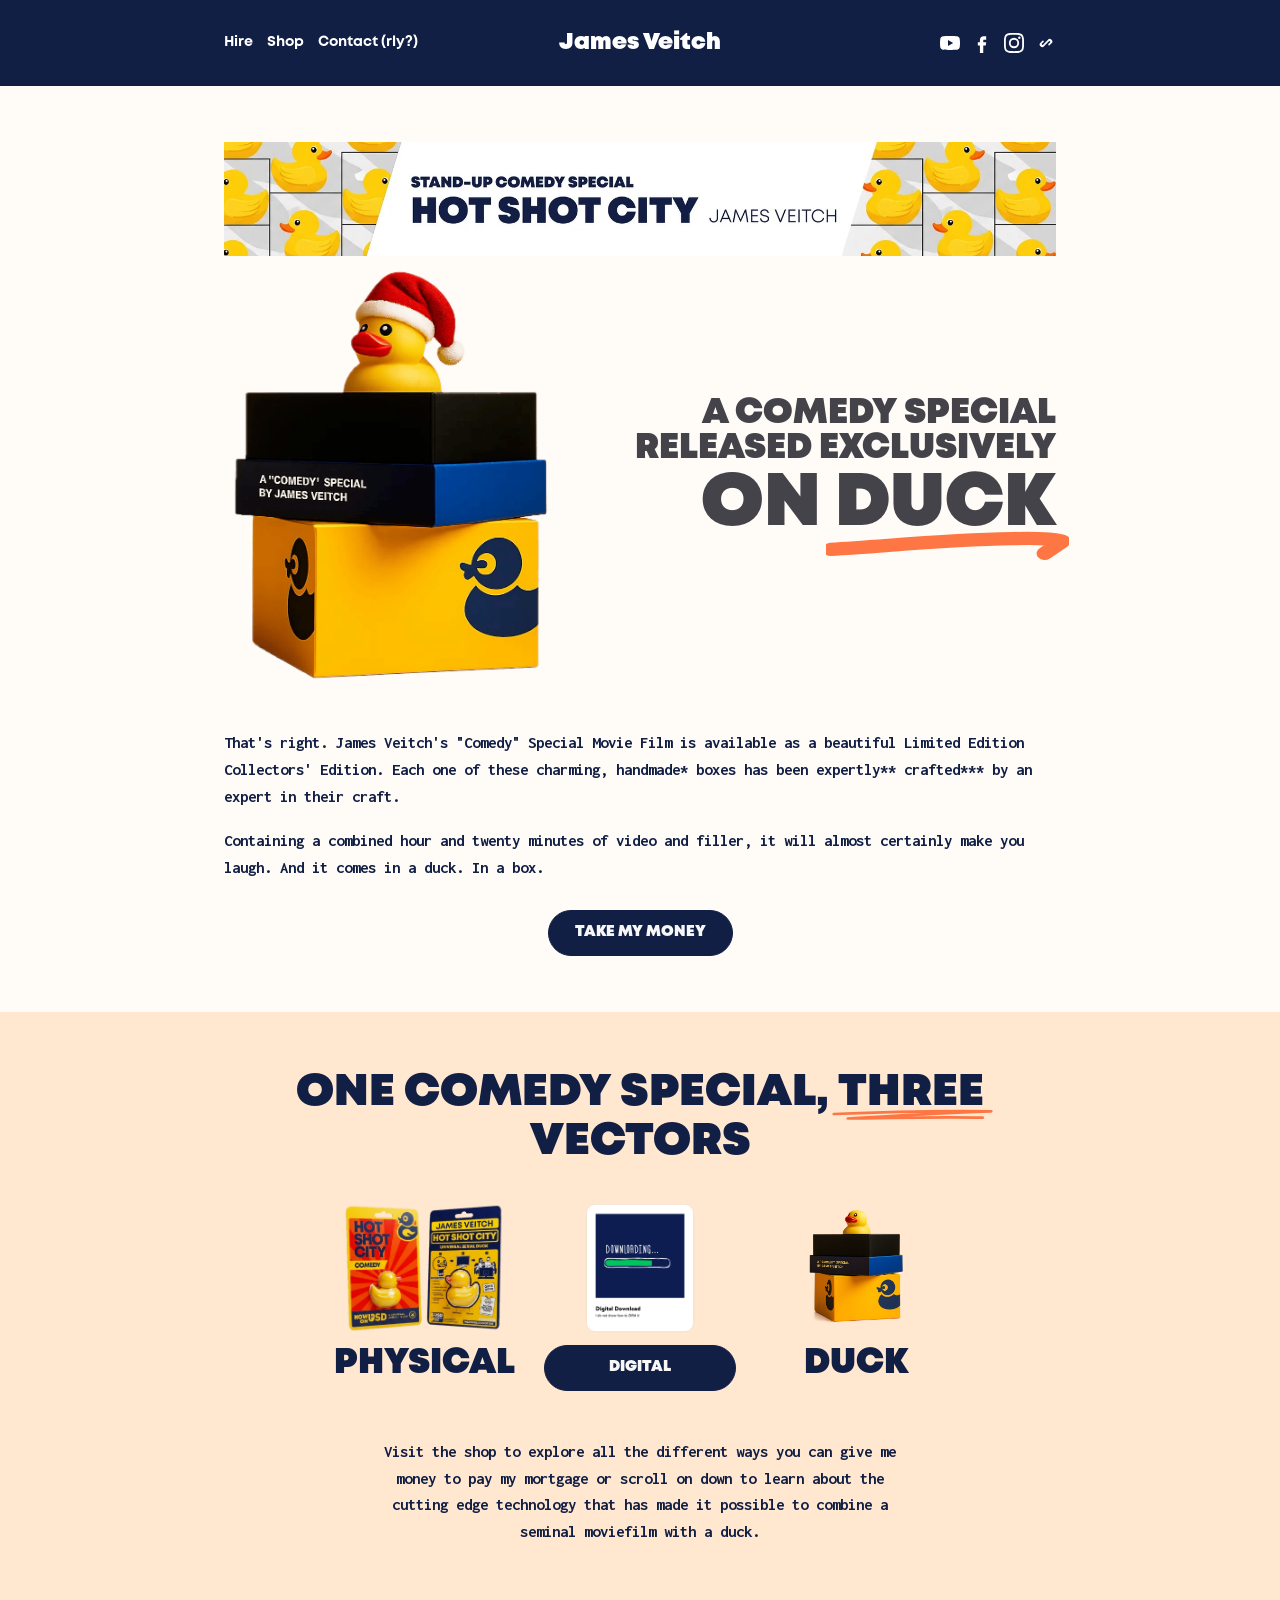
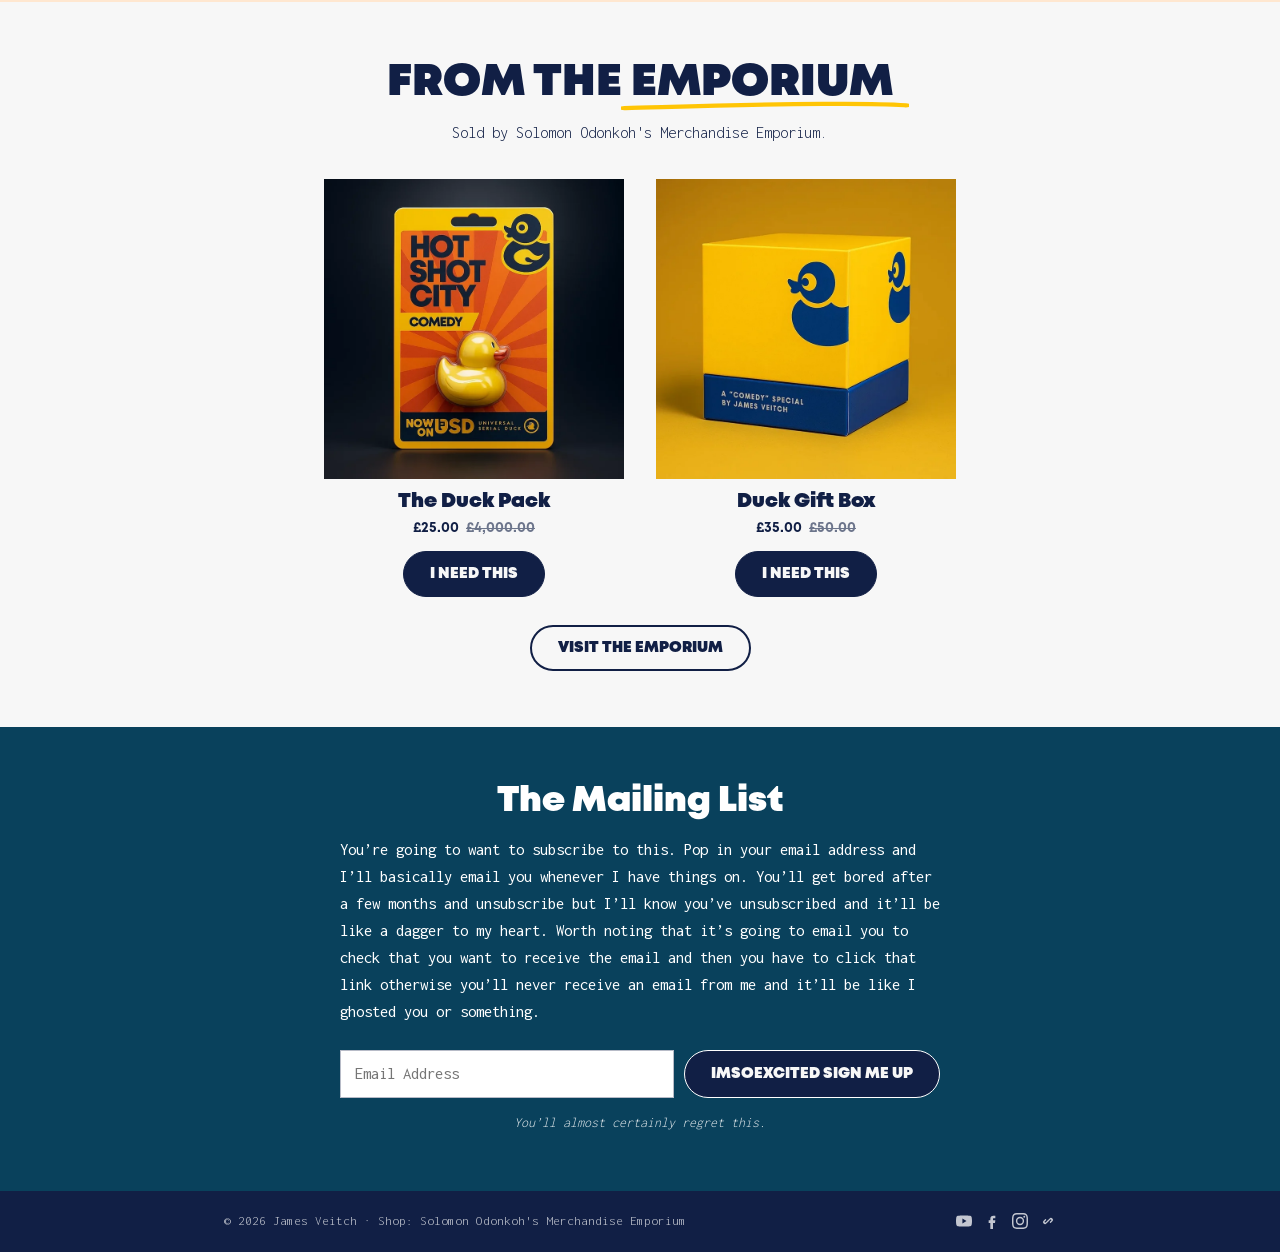
<file: index.html>
<!doctype html>
<html lang="en-GB">
<head>
  <meta charset="utf-8">
  <meta name="viewport" content="width=device-width, initial-scale=1">
  <title>James Veitch</title>
  <meta name="description" content="James Veitch: comedian, writer and maker of ducks.">
  <meta property="og:title" content="James Veitch">
  <meta property="og:description" content="James Veitch: comedian, writer and maker of ducks.">
  <meta property="og:image" content="https://veitch.me/assets/img/vm-banner.webp">
  <link rel="icon" type="image/png" sizes="32x32" href="assets/img/favicon-32.png">
  <link rel="icon" type="image/png" sizes="180x180" href="assets/img/favicon.png">
  <link rel="apple-touch-icon" href="assets/img/favicon.png">
  <link rel="manifest" href="site.webmanifest">
  <meta name="theme-color" content="#111F45">
  <link rel="stylesheet" href="assets/site.css">
</head>
<body>
  <a class="skip-link" href="#main">Skip to content</a>
  <header class="vm-header">
    <div class="vm-header__inner">
      <nav class="vm-header__menu" aria-label="Main">
        <a href="hire/">Hire</a> <a href="https://weneedtotalkabouttheducks.com">Shop</a> <a href="contact/">Contact (rly?)</a>
      </nav>
      <a class="vm-header__title" href="./">James Veitch</a>
      <div class="vm-social">
        <a href="https://youtube.com/jamesveitch" target="_blank" rel="noopener" aria-label="YouTube"><svg viewBox="0 0 24 24" aria-hidden="true"><path d="M23.5 6.2a3 3 0 0 0-2.1-2.1C19.5 3.6 12 3.6 12 3.6s-7.5 0-9.4.5A3 3 0 0 0 .5 6.2 31 31 0 0 0 0 12a31 31 0 0 0 .5 5.8 3 3 0 0 0 2.1 2.1c1.9.5 9.4.5 9.4.5s7.5 0 9.4-.5a3 3 0 0 0 2.1-2.1A31 31 0 0 0 24 12a31 31 0 0 0-.5-5.8zM9.6 15.6V8.4l6.2 3.6-6.2 3.6z"/></svg></a>
        <a href="https://www.facebook.com/mrjamesveitch" target="_blank" rel="noopener" aria-label="Facebook"><svg viewBox="0 0 24 24" aria-hidden="true"><path d="M14 8h3V4h-3c-2.8 0-4.5 1.8-4.5 4.6V11H7v4h2.5v9h4v-9h3l.5-4h-3.5V8.8c0-.5.3-.8.5-.8z"/></svg></a>
        <a href="https://www.instagram.com/jamesveitch/" target="_blank" rel="noopener" aria-label="Instagram"><svg viewBox="0 0 24 24" aria-hidden="true"><path d="M12 2.2c3.2 0 3.6 0 4.8.1 3.3.1 4.8 1.7 4.9 4.9.1 1.3.1 1.6.1 4.8s0 3.6-.1 4.8c-.1 3.2-1.7 4.8-4.9 4.9-1.3.1-1.6.1-4.8.1s-3.6 0-4.8-.1c-3.3-.1-4.8-1.7-4.9-4.9C2.2 15.6 2.2 15.2 2.2 12s0-3.6.1-4.8C2.4 3.9 3.9 2.4 7.2 2.3c1.2-.1 1.6-.1 4.8-.1zM12 0C8.7 0 8.3 0 7.1.1 2.7.3.3 2.7.1 7.1 0 8.3 0 8.7 0 12s0 3.7.1 4.9c.2 4.4 2.6 6.8 7 7 1.2.1 1.6.1 4.9.1s3.7 0 4.9-.1c4.4-.2 6.8-2.6 7-7 .1-1.2.1-1.6.1-4.9s0-3.7-.1-4.9c-.2-4.4-2.6-6.8-7-7C15.7 0 15.3 0 12 0zm0 5.8a6.2 6.2 0 1 0 0 12.4 6.2 6.2 0 0 0 0-12.4zM12 16a4 4 0 1 1 0-8 4 4 0 0 1 0 8zm6.4-11.8a1.4 1.4 0 1 0 0 2.9 1.4 1.4 0 0 0 0-2.9z"/></svg></a>
        <a href="https://mastodon.social/@veitch" target="_blank" rel="me noopener" aria-label="Mastodon"><svg viewBox="0 0 24 24" aria-hidden="true"><path d="M10.6 13.4a1 1 0 0 1 0-1.4l3.5-3.5a3 3 0 1 1 4.2 4.2l-2 2a1 1 0 0 1-1.4-1.4l2-2a1 1 0 0 0-1.4-1.4l-3.5 3.5a1 1 0 0 1-1.4 0zm2.8-2.8a1 1 0 0 1 0 1.4l-3.5 3.5a3 3 0 1 1-4.2-4.2l2-2a1 1 0 0 1 1.4 1.4l-2 2a1 1 0 0 0 1.4 1.4l3.5-3.5a1 1 0 0 1 1.4 0z"/></svg></a>
      </div>
    </div>
  </header>

  <main id="main">
    <section class="vm-section vm-bg--cream">
      <div class="vm-wrap">
        <a class="vm-img vm-hero__banner" href="https://weneedtotalkabouttheducks.com"><img src="assets/img/vm-banner.webp" width="1500" height="205" alt="Hot Shot City, a stand-up comedy special by James Veitch"></a>
        <div class="vm-hero__top">
          <div class="vm-img vm-hero__side"><img src="assets/img/vm-hero-duckbox.webp" width="740" height="949" alt="Rubber duck in a Santa hat on a duck box"></div>
          <div class="vm-hero__headline">
            <h2 class="vm-hero__kicker">A COMEDY SPECIAL<br>RELEASED EXCLUSIVELY</h2>
            <h2 class="vm-hero__big vm-mark vm-mark--brush">ON <em>DUCK</em></h2>
          </div>
        </div>
        <div class="vm-text vm-hero__text">
          <p>That's right. James Veitch's "Comedy" Special Movie Film is available as a beautiful Limited Edition Collectors' Edition. Each one of these charming, handmade* boxes has been expertly** crafted*** by an expert in their craft.</p>
          <p>Containing a combined hour and twenty minutes of video and filler, it will almost certainly make you laugh. And it comes in a duck. In a box.</p>
        </div>
        <div class="vm-btn-row"><a class="vm-btn" href="#from-the-emporium">TAKE MY MONEY</a></div>
      </div>
    </section>

    <section class="vm-section vm-bg--peach">
      <div class="vm-wrap">
        <h1 class="vm-center vm-mark vm-mark--scribble">ONE COMEDY SPECIAL, <em>THREE</em> VECTORS</h1>
        <div class="vm-columns__grid">
          <a class="vm-columns__item" href="https://weneedtotalkabouttheducks.com" style="text-decoration:none"><img src="assets/img/vm-physical.webp" width="705" height="575" alt="The Duck Pack"><h2>PHYSICAL</h2></a>
          <div class="vm-columns__item"><img src="assets/img/vm-digital.webp" width="1000" height="1190" alt="Digital download"><a class="vm-btn" href="https://veitch.gumroad.com/l/hotshotcity">DIGITAL</a></div>
          <a class="vm-columns__item" href="https://weneedtotalkabouttheducks.com" style="text-decoration:none"><img src="assets/img/vm-duck.webp" width="735" height="971" alt="Duck Gift Box"><h2>DUCK</h2></a>
        </div>
        <div class="vm-text vm-text--narrow vm-center vm-columns__text">
          <p>Visit the shop to explore all the different ways you can give me money to pay my mortgage or scroll on down to learn about the cutting edge technology that has made it possible to combine a seminal moviefilm with a duck.</p>
        </div>
      </div>
    </section>

    <section class="vm-section vm-bg--grey" id="from-the-emporium">
      <div class="vm-wrap vm-center">
        <h1 class="vm-mark" style="--mark-color: var(--yellow)">FROM THE <em>EMPORIUM</em></h1>
        <p class="vm-products__intro">Sold by Solomon Odonkoh's Merchandise Emporium.</p>
        <div class="vm-products__grid">
          <a class="vm-card" href="https://weneedtotalkabouttheducks.com/products/the-duck-pack">
            <div class="vm-card__img"><img src="assets/img/duck-pack.webp" width="750" height="750" alt="The Duck Pack" loading="lazy"></div>
            <h3 class="vm-card__title">The Duck Pack</h3>
            <p class="vm-card__price">£25.00 <s>£4,000.00</s></p>
            <span class="vm-btn">I NEED THIS</span>
          </a>
          <a class="vm-card" href="https://weneedtotalkabouttheducks.com/products/duck-gift-box">
            <div class="vm-card__img"><img src="assets/img/duck-gift-box.webp" width="750" height="750" alt="Duck Gift Box" loading="lazy"></div>
            <h3 class="vm-card__title">Duck Gift Box</h3>
            <p class="vm-card__price">£35.00 <s>£50.00</s></p>
            <span class="vm-btn">I NEED THIS</span>
          </a>
        </div>
        <div class="vm-btn-row"><a class="vm-btn vm-btn--outline" href="https://weneedtotalkabouttheducks.com">VISIT THE EMPORIUM</a></div>
      </div>
    </section>

    <section class="vm-section vm-bg--teal" id="mailing-list">
      <div class="vm-wrap">
        <div class="vm-newsletter__box">
          <h2>The Mailing List</h2>
          <div class="vm-newsletter__text">
            <p>You’re going to want to subscribe to this. Pop in your email address and I’ll basically email you whenever I have things on. You’ll get bored after a few months and unsubscribe but I’ll know you’ve unsubscribed and it’ll be like a dagger to my heart. Worth noting that it’s going to email you to check that you want to receive the email and then you have to click that link otherwise you’ll never receive an email from me and it’ll be like I ghosted you or something.</p>
          </div>
          <!-- Sends sign-ups to the Emporium's Shopify customer list (tag: newsletter). -->
          <form class="vm-newsletter__form" method="post" action="https://weneedtotalkabouttheducks.com/contact#contact_form" accept-charset="UTF-8">
            <input type="hidden" name="form_type" value="customer">
            <input type="hidden" name="utf8" value="✓">
            <input type="hidden" name="contact[tags]" value="newsletter, veitch.me">
            <label class="vm-visually-hidden" for="nl-email">Email address</label>
            <input class="vm-input" id="nl-email" type="email" name="contact[email]" placeholder="Email Address" autocomplete="email" required>
            <button class="vm-btn" type="submit">IMSOEXCITED SIGN ME UP</button>
          </form>
          <p class="vm-newsletter__note">You’ll almost certainly regret this.</p>
        </div>
      </div>
    </section>
  </main>

  <footer class="vm-footer">
    <div class="vm-wrap vm-footer__inner">
      <div>&copy; 2026 James Veitch · Shop: <a href="https://weneedtotalkabouttheducks.com">Solomon Odonkoh's Merchandise Emporium</a></div>
      <div class="vm-social">
        <a href="https://youtube.com/jamesveitch" target="_blank" rel="noopener" aria-label="YouTube"><svg viewBox="0 0 24 24" aria-hidden="true"><path d="M23.5 6.2a3 3 0 0 0-2.1-2.1C19.5 3.6 12 3.6 12 3.6s-7.5 0-9.4.5A3 3 0 0 0 .5 6.2 31 31 0 0 0 0 12a31 31 0 0 0 .5 5.8 3 3 0 0 0 2.1 2.1c1.9.5 9.4.5 9.4.5s7.5 0 9.4-.5a3 3 0 0 0 2.1-2.1A31 31 0 0 0 24 12a31 31 0 0 0-.5-5.8zM9.6 15.6V8.4l6.2 3.6-6.2 3.6z"/></svg></a>
        <a href="https://www.facebook.com/mrjamesveitch" target="_blank" rel="noopener" aria-label="Facebook"><svg viewBox="0 0 24 24" aria-hidden="true"><path d="M14 8h3V4h-3c-2.8 0-4.5 1.8-4.5 4.6V11H7v4h2.5v9h4v-9h3l.5-4h-3.5V8.8c0-.5.3-.8.5-.8z"/></svg></a>
        <a href="https://www.instagram.com/jamesveitch/" target="_blank" rel="noopener" aria-label="Instagram"><svg viewBox="0 0 24 24" aria-hidden="true"><path d="M12 2.2c3.2 0 3.6 0 4.8.1 3.3.1 4.8 1.7 4.9 4.9.1 1.3.1 1.6.1 4.8s0 3.6-.1 4.8c-.1 3.2-1.7 4.8-4.9 4.9-1.3.1-1.6.1-4.8.1s-3.6 0-4.8-.1c-3.3-.1-4.8-1.7-4.9-4.9C2.2 15.6 2.2 15.2 2.2 12s0-3.6.1-4.8C2.4 3.9 3.9 2.4 7.2 2.3c1.2-.1 1.6-.1 4.8-.1zM12 0C8.7 0 8.3 0 7.1.1 2.7.3.3 2.7.1 7.1 0 8.3 0 8.7 0 12s0 3.7.1 4.9c.2 4.4 2.6 6.8 7 7 1.2.1 1.6.1 4.9.1s3.7 0 4.9-.1c4.4-.2 6.8-2.6 7-7 .1-1.2.1-1.6.1-4.9s0-3.7-.1-4.9c-.2-4.4-2.6-6.8-7-7C15.7 0 15.3 0 12 0zm0 5.8a6.2 6.2 0 1 0 0 12.4 6.2 6.2 0 0 0 0-12.4zM12 16a4 4 0 1 1 0-8 4 4 0 0 1 0 8zm6.4-11.8a1.4 1.4 0 1 0 0 2.9 1.4 1.4 0 0 0 0-2.9z"/></svg></a>
        <a href="https://mastodon.social/@veitch" target="_blank" rel="me noopener" aria-label="Mastodon"><svg viewBox="0 0 24 24" aria-hidden="true"><path d="M10.6 13.4a1 1 0 0 1 0-1.4l3.5-3.5a3 3 0 1 1 4.2 4.2l-2 2a1 1 0 0 1-1.4-1.4l2-2a1 1 0 0 0-1.4-1.4l-3.5 3.5a1 1 0 0 1-1.4 0zm2.8-2.8a1 1 0 0 1 0 1.4l-3.5 3.5a3 3 0 1 1-4.2-4.2l2-2a1 1 0 0 1 1.4 1.4l-2 2a1 1 0 0 0 1.4 1.4l3.5-3.5a1 1 0 0 1 1.4 0z"/></svg></a>
      </div>
    </div>
  </footer>
</body>
</html>
</file>
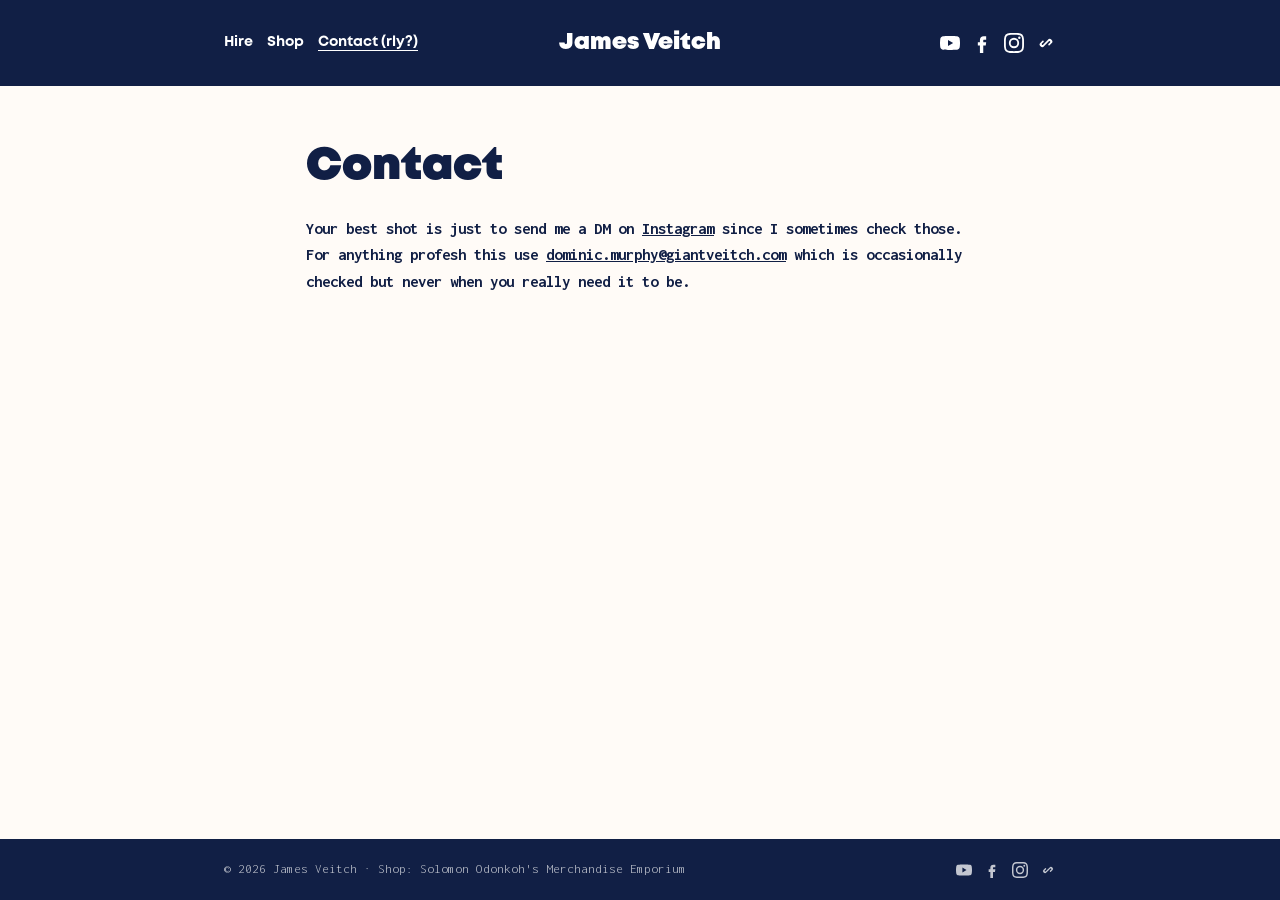
<file: contact/index.html>
<!doctype html>
<html lang="en-GB">
<head>
  <meta charset="utf-8">
  <meta name="viewport" content="width=device-width, initial-scale=1">
  <title>Contact — James Veitch</title>
  <meta name="description" content="James Veitch: comedian, writer and maker of ducks.">
  <meta property="og:title" content="Contact — James Veitch">
  <meta property="og:description" content="James Veitch: comedian, writer and maker of ducks.">
  <meta property="og:image" content="https://veitch.me/assets/img/vm-banner.webp">
  <link rel="icon" type="image/png" sizes="32x32" href="../assets/img/favicon-32.png">
  <link rel="icon" type="image/png" sizes="180x180" href="../assets/img/favicon.png">
  <link rel="apple-touch-icon" href="../assets/img/favicon.png">
  <link rel="manifest" href="../site.webmanifest">
  <meta name="theme-color" content="#111F45">
  <link rel="stylesheet" href="../assets/site.css">
</head>
<body>
  <a class="skip-link" href="#main">Skip to content</a>
  <header class="vm-header">
    <div class="vm-header__inner">
      <nav class="vm-header__menu" aria-label="Main">
        <a href="../hire/">Hire</a> <a href="https://weneedtotalkabouttheducks.com">Shop</a> <a href="../contact/" aria-current="page">Contact (rly?)</a>
      </nav>
      <a class="vm-header__title" href="../">James Veitch</a>
      <div class="vm-social">
        <a href="https://youtube.com/jamesveitch" target="_blank" rel="noopener" aria-label="YouTube"><svg viewBox="0 0 24 24" aria-hidden="true"><path d="M23.5 6.2a3 3 0 0 0-2.1-2.1C19.5 3.6 12 3.6 12 3.6s-7.5 0-9.4.5A3 3 0 0 0 .5 6.2 31 31 0 0 0 0 12a31 31 0 0 0 .5 5.8 3 3 0 0 0 2.1 2.1c1.9.5 9.4.5 9.4.5s7.5 0 9.4-.5a3 3 0 0 0 2.1-2.1A31 31 0 0 0 24 12a31 31 0 0 0-.5-5.8zM9.6 15.6V8.4l6.2 3.6-6.2 3.6z"/></svg></a>
        <a href="https://www.facebook.com/mrjamesveitch" target="_blank" rel="noopener" aria-label="Facebook"><svg viewBox="0 0 24 24" aria-hidden="true"><path d="M14 8h3V4h-3c-2.8 0-4.5 1.8-4.5 4.6V11H7v4h2.5v9h4v-9h3l.5-4h-3.5V8.8c0-.5.3-.8.5-.8z"/></svg></a>
        <a href="https://www.instagram.com/jamesveitch/" target="_blank" rel="noopener" aria-label="Instagram"><svg viewBox="0 0 24 24" aria-hidden="true"><path d="M12 2.2c3.2 0 3.6 0 4.8.1 3.3.1 4.8 1.7 4.9 4.9.1 1.3.1 1.6.1 4.8s0 3.6-.1 4.8c-.1 3.2-1.7 4.8-4.9 4.9-1.3.1-1.6.1-4.8.1s-3.6 0-4.8-.1c-3.3-.1-4.8-1.7-4.9-4.9C2.2 15.6 2.2 15.2 2.2 12s0-3.6.1-4.8C2.4 3.9 3.9 2.4 7.2 2.3c1.2-.1 1.6-.1 4.8-.1zM12 0C8.7 0 8.3 0 7.1.1 2.7.3.3 2.7.1 7.1 0 8.3 0 8.7 0 12s0 3.7.1 4.9c.2 4.4 2.6 6.8 7 7 1.2.1 1.6.1 4.9.1s3.7 0 4.9-.1c4.4-.2 6.8-2.6 7-7 .1-1.2.1-1.6.1-4.9s0-3.7-.1-4.9c-.2-4.4-2.6-6.8-7-7C15.7 0 15.3 0 12 0zm0 5.8a6.2 6.2 0 1 0 0 12.4 6.2 6.2 0 0 0 0-12.4zM12 16a4 4 0 1 1 0-8 4 4 0 0 1 0 8zm6.4-11.8a1.4 1.4 0 1 0 0 2.9 1.4 1.4 0 0 0 0-2.9z"/></svg></a>
        <a href="https://mastodon.social/@veitch" target="_blank" rel="me noopener" aria-label="Mastodon"><svg viewBox="0 0 24 24" aria-hidden="true"><path d="M10.6 13.4a1 1 0 0 1 0-1.4l3.5-3.5a3 3 0 1 1 4.2 4.2l-2 2a1 1 0 0 1-1.4-1.4l2-2a1 1 0 0 0-1.4-1.4l-3.5 3.5a1 1 0 0 1-1.4 0zm2.8-2.8a1 1 0 0 1 0 1.4l-3.5 3.5a3 3 0 1 1-4.2-4.2l2-2a1 1 0 0 1 1.4 1.4l-2 2a1 1 0 0 0 1.4 1.4l3.5-3.5a1 1 0 0 1 1.4 0z"/></svg></a>
      </div>
    </div>
  </header>

  <main id="main">
    <section class="vm-section vm-bg--cream">
      <div class="vm-wrap vm-page">
        <h1>Contact</h1>
        <div class="vm-text" style="margin-top: 24px">
          <p>Your best shot is just to send me a DM on <a href="https://www.instagram.com/jamesveitch/">Instagram</a> since I sometimes check those. For anything profesh this use <a href="mailto:dominic.murphy@giantveitch.com">dominic.murphy@giantveitch.com</a> which is occasionally checked but never when you really need it to be.</p>
        </div>
      </div>
    </section>
  </main>

  <footer class="vm-footer">
    <div class="vm-wrap vm-footer__inner">
      <div>&copy; 2026 James Veitch · Shop: <a href="https://weneedtotalkabouttheducks.com">Solomon Odonkoh's Merchandise Emporium</a></div>
      <div class="vm-social">
        <a href="https://youtube.com/jamesveitch" target="_blank" rel="noopener" aria-label="YouTube"><svg viewBox="0 0 24 24" aria-hidden="true"><path d="M23.5 6.2a3 3 0 0 0-2.1-2.1C19.5 3.6 12 3.6 12 3.6s-7.5 0-9.4.5A3 3 0 0 0 .5 6.2 31 31 0 0 0 0 12a31 31 0 0 0 .5 5.8 3 3 0 0 0 2.1 2.1c1.9.5 9.4.5 9.4.5s7.5 0 9.4-.5a3 3 0 0 0 2.1-2.1A31 31 0 0 0 24 12a31 31 0 0 0-.5-5.8zM9.6 15.6V8.4l6.2 3.6-6.2 3.6z"/></svg></a>
        <a href="https://www.facebook.com/mrjamesveitch" target="_blank" rel="noopener" aria-label="Facebook"><svg viewBox="0 0 24 24" aria-hidden="true"><path d="M14 8h3V4h-3c-2.8 0-4.5 1.8-4.5 4.6V11H7v4h2.5v9h4v-9h3l.5-4h-3.5V8.8c0-.5.3-.8.5-.8z"/></svg></a>
        <a href="https://www.instagram.com/jamesveitch/" target="_blank" rel="noopener" aria-label="Instagram"><svg viewBox="0 0 24 24" aria-hidden="true"><path d="M12 2.2c3.2 0 3.6 0 4.8.1 3.3.1 4.8 1.7 4.9 4.9.1 1.3.1 1.6.1 4.8s0 3.6-.1 4.8c-.1 3.2-1.7 4.8-4.9 4.9-1.3.1-1.6.1-4.8.1s-3.6 0-4.8-.1c-3.3-.1-4.8-1.7-4.9-4.9C2.2 15.6 2.2 15.2 2.2 12s0-3.6.1-4.8C2.4 3.9 3.9 2.4 7.2 2.3c1.2-.1 1.6-.1 4.8-.1zM12 0C8.7 0 8.3 0 7.1.1 2.7.3.3 2.7.1 7.1 0 8.3 0 8.7 0 12s0 3.7.1 4.9c.2 4.4 2.6 6.8 7 7 1.2.1 1.6.1 4.9.1s3.7 0 4.9-.1c4.4-.2 6.8-2.6 7-7 .1-1.2.1-1.6.1-4.9s0-3.7-.1-4.9c-.2-4.4-2.6-6.8-7-7C15.7 0 15.3 0 12 0zm0 5.8a6.2 6.2 0 1 0 0 12.4 6.2 6.2 0 0 0 0-12.4zM12 16a4 4 0 1 1 0-8 4 4 0 0 1 0 8zm6.4-11.8a1.4 1.4 0 1 0 0 2.9 1.4 1.4 0 0 0 0-2.9z"/></svg></a>
        <a href="https://mastodon.social/@veitch" target="_blank" rel="me noopener" aria-label="Mastodon"><svg viewBox="0 0 24 24" aria-hidden="true"><path d="M10.6 13.4a1 1 0 0 1 0-1.4l3.5-3.5a3 3 0 1 1 4.2 4.2l-2 2a1 1 0 0 1-1.4-1.4l2-2a1 1 0 0 0-1.4-1.4l-3.5 3.5a1 1 0 0 1-1.4 0zm2.8-2.8a1 1 0 0 1 0 1.4l-3.5 3.5a3 3 0 1 1-4.2-4.2l2-2a1 1 0 0 1 1.4 1.4l-2 2a1 1 0 0 0 1.4 1.4l3.5-3.5a1 1 0 0 1 1.4 0z"/></svg></a>
      </div>
    </div>
  </footer>
</body>
</html>
</file>
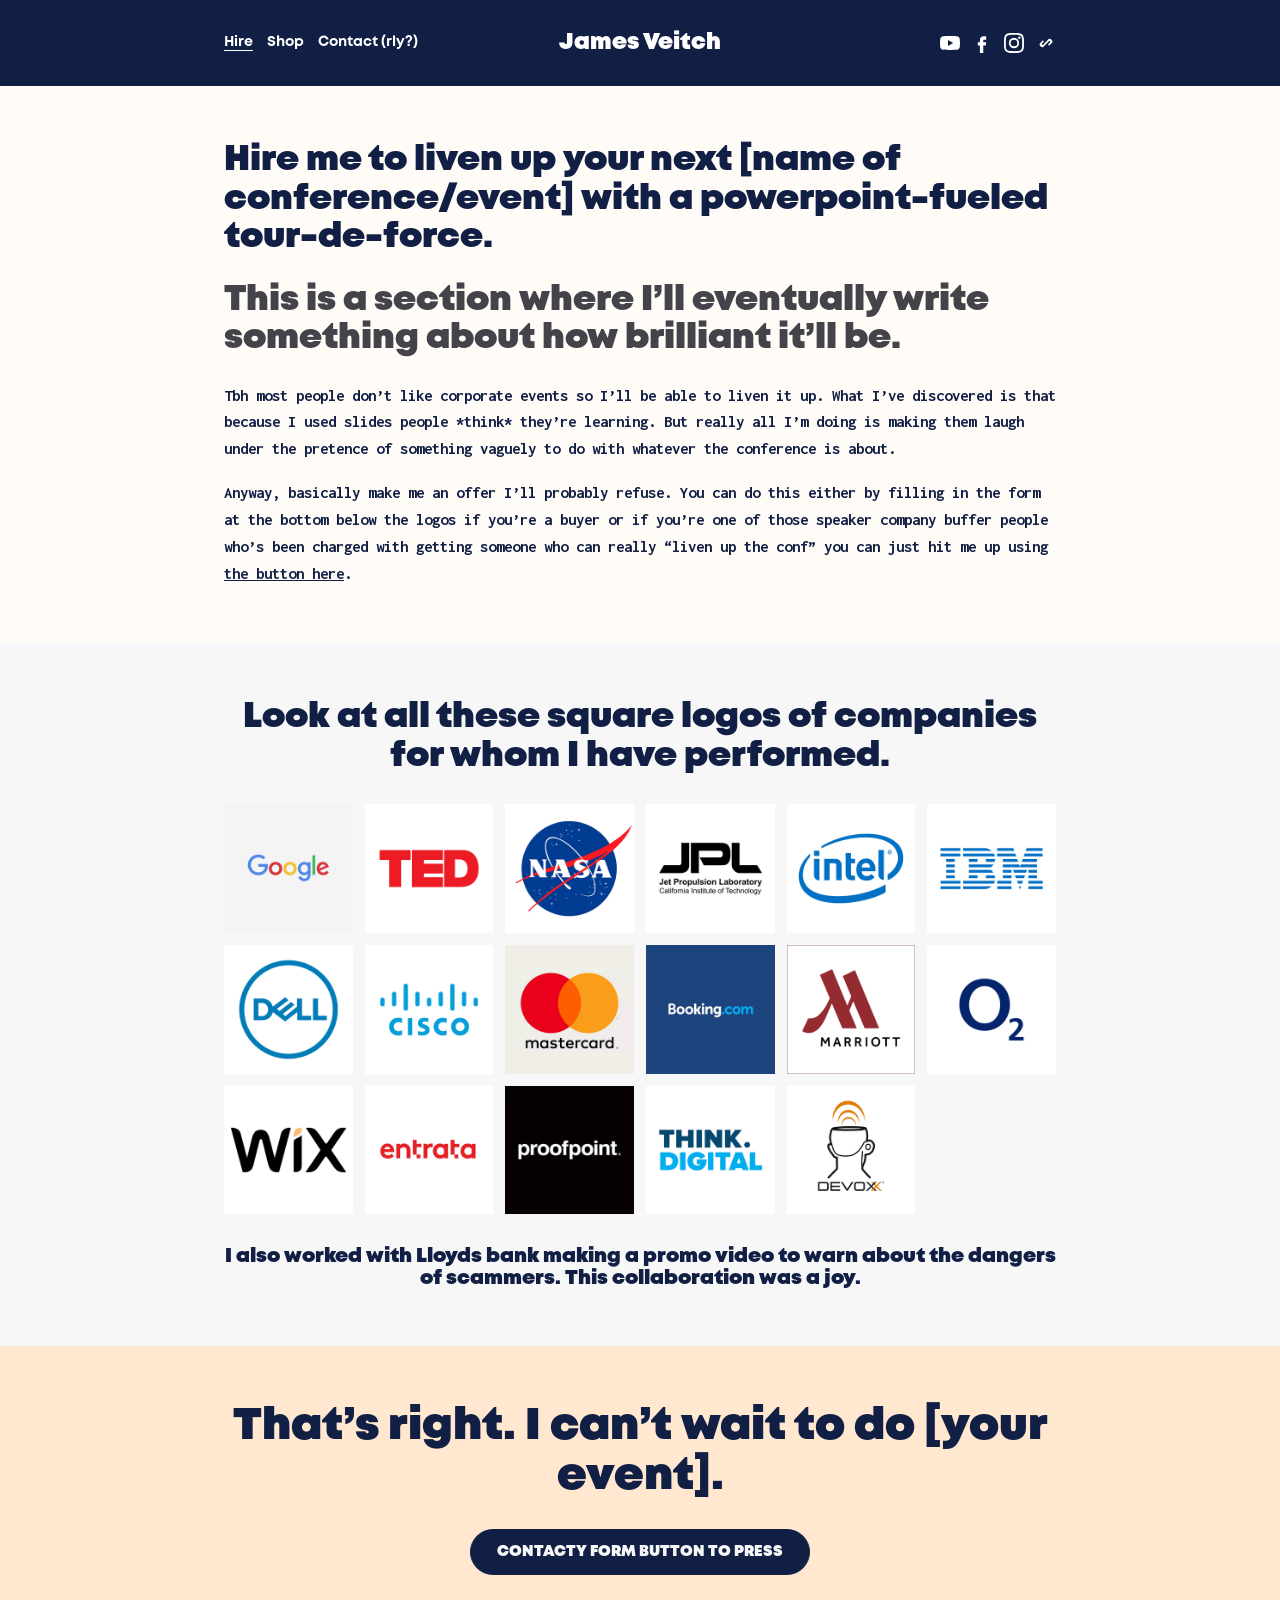
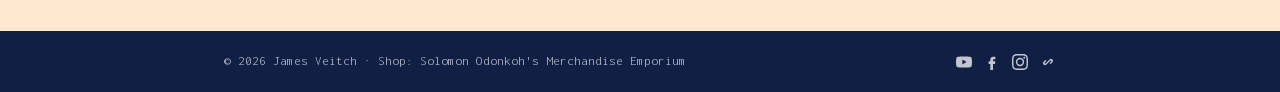
<file: hire/index.html>
<!doctype html>
<html lang="en-GB">
<head>
  <meta charset="utf-8">
  <meta name="viewport" content="width=device-width, initial-scale=1">
  <title>Hire — James Veitch</title>
  <meta name="description" content="James Veitch: comedian, writer and maker of ducks.">
  <meta property="og:title" content="Hire — James Veitch">
  <meta property="og:description" content="James Veitch: comedian, writer and maker of ducks.">
  <meta property="og:image" content="https://veitch.me/assets/img/vm-banner.webp">
  <link rel="icon" type="image/png" sizes="32x32" href="../assets/img/favicon-32.png">
  <link rel="icon" type="image/png" sizes="180x180" href="../assets/img/favicon.png">
  <link rel="apple-touch-icon" href="../assets/img/favicon.png">
  <link rel="manifest" href="../site.webmanifest">
  <meta name="theme-color" content="#111F45">
  <link rel="stylesheet" href="../assets/site.css">
</head>
<body>
  <a class="skip-link" href="#main">Skip to content</a>
  <header class="vm-header">
    <div class="vm-header__inner">
      <nav class="vm-header__menu" aria-label="Main">
        <a href="../hire/" aria-current="page">Hire</a> <a href="https://weneedtotalkabouttheducks.com">Shop</a> <a href="../contact/">Contact (rly?)</a>
      </nav>
      <a class="vm-header__title" href="../">James Veitch</a>
      <div class="vm-social">
        <a href="https://youtube.com/jamesveitch" target="_blank" rel="noopener" aria-label="YouTube"><svg viewBox="0 0 24 24" aria-hidden="true"><path d="M23.5 6.2a3 3 0 0 0-2.1-2.1C19.5 3.6 12 3.6 12 3.6s-7.5 0-9.4.5A3 3 0 0 0 .5 6.2 31 31 0 0 0 0 12a31 31 0 0 0 .5 5.8 3 3 0 0 0 2.1 2.1c1.9.5 9.4.5 9.4.5s7.5 0 9.4-.5a3 3 0 0 0 2.1-2.1A31 31 0 0 0 24 12a31 31 0 0 0-.5-5.8zM9.6 15.6V8.4l6.2 3.6-6.2 3.6z"/></svg></a>
        <a href="https://www.facebook.com/mrjamesveitch" target="_blank" rel="noopener" aria-label="Facebook"><svg viewBox="0 0 24 24" aria-hidden="true"><path d="M14 8h3V4h-3c-2.8 0-4.5 1.8-4.5 4.6V11H7v4h2.5v9h4v-9h3l.5-4h-3.5V8.8c0-.5.3-.8.5-.8z"/></svg></a>
        <a href="https://www.instagram.com/jamesveitch/" target="_blank" rel="noopener" aria-label="Instagram"><svg viewBox="0 0 24 24" aria-hidden="true"><path d="M12 2.2c3.2 0 3.6 0 4.8.1 3.3.1 4.8 1.7 4.9 4.9.1 1.3.1 1.6.1 4.8s0 3.6-.1 4.8c-.1 3.2-1.7 4.8-4.9 4.9-1.3.1-1.6.1-4.8.1s-3.6 0-4.8-.1c-3.3-.1-4.8-1.7-4.9-4.9C2.2 15.6 2.2 15.2 2.2 12s0-3.6.1-4.8C2.4 3.9 3.9 2.4 7.2 2.3c1.2-.1 1.6-.1 4.8-.1zM12 0C8.7 0 8.3 0 7.1.1 2.7.3.3 2.7.1 7.1 0 8.3 0 8.7 0 12s0 3.7.1 4.9c.2 4.4 2.6 6.8 7 7 1.2.1 1.6.1 4.9.1s3.7 0 4.9-.1c4.4-.2 6.8-2.6 7-7 .1-1.2.1-1.6.1-4.9s0-3.7-.1-4.9c-.2-4.4-2.6-6.8-7-7C15.7 0 15.3 0 12 0zm0 5.8a6.2 6.2 0 1 0 0 12.4 6.2 6.2 0 0 0 0-12.4zM12 16a4 4 0 1 1 0-8 4 4 0 0 1 0 8zm6.4-11.8a1.4 1.4 0 1 0 0 2.9 1.4 1.4 0 0 0 0-2.9z"/></svg></a>
        <a href="https://mastodon.social/@veitch" target="_blank" rel="me noopener" aria-label="Mastodon"><svg viewBox="0 0 24 24" aria-hidden="true"><path d="M10.6 13.4a1 1 0 0 1 0-1.4l3.5-3.5a3 3 0 1 1 4.2 4.2l-2 2a1 1 0 0 1-1.4-1.4l2-2a1 1 0 0 0-1.4-1.4l-3.5 3.5a1 1 0 0 1-1.4 0zm2.8-2.8a1 1 0 0 1 0 1.4l-3.5 3.5a3 3 0 1 1-4.2-4.2l2-2a1 1 0 0 1 1.4 1.4l-2 2a1 1 0 0 0 1.4 1.4l3.5-3.5a1 1 0 0 1 1.4 0z"/></svg></a>
      </div>
    </div>
  </header>

  <main id="main">
    <section class="vm-section vm-bg--cream">
      <div class="vm-wrap">
        <h2 class="vm-hire__lead">Hire me to liven up your next [name of conference/event] with a powerpoint-fueled tour-de-force.</h2>
        <h2 class="vm-hire__sub">This is a section where I’ll eventually write something about how brilliant it’ll be.</h2>
        <div class="vm-text vm-hire__body">
          <p>Tbh most people don’t like corporate events so I’ll be able to liven it up. What I’ve discovered is that because I used slides people *think* they’re learning. But really all I’m doing is making them laugh under the pretence of something vaguely to do with whatever the conference is about.</p>
          <p>Anyway, basically make me an offer I’ll probably refuse. You can do this either by filling in the form at the bottom below the logos if you’re a buyer or if you’re one of those speaker company buffer people who’s been charged with getting someone who can really “liven up the conf” you can just hit me up using <a href="../contact/">the button here</a>.</p>
        </div>
      </div>
    </section>

    <section class="vm-section vm-bg--grey">
      <div class="vm-wrap">
        <h2 class="vm-center">Look at all these square logos of companies for whom I have performed.</h2>
        <div class="vm-logos">
          <img src="../assets/img/logos/google.webp" alt="Google" loading="lazy" width="300" height="300">
          <img src="../assets/img/logos/ted.webp" alt="TED" loading="lazy" width="300" height="300">
          <img src="../assets/img/logos/nasa.webp" alt="NASA" loading="lazy" width="300" height="300">
          <img src="../assets/img/logos/jpl.webp" alt="JPL" loading="lazy" width="300" height="300">
          <img src="../assets/img/logos/intel.webp" alt="Intel" loading="lazy" width="300" height="300">
          <img src="../assets/img/logos/ibm.webp" alt="IBM" loading="lazy" width="300" height="300">
          <img src="../assets/img/logos/dell.webp" alt="Dell" loading="lazy" width="300" height="300">
          <img src="../assets/img/logos/cisco.webp" alt="Cisco" loading="lazy" width="300" height="300">
          <img src="../assets/img/logos/mastercard.webp" alt="Mastercard" loading="lazy" width="300" height="300">
          <img src="../assets/img/logos/booking.webp" alt="Booking.com" loading="lazy" width="300" height="300">
          <img src="../assets/img/logos/marriott.webp" alt="Marriott" loading="lazy" width="300" height="300">
          <img src="../assets/img/logos/o2.webp" alt="O2" loading="lazy" width="300" height="300">
          <img src="../assets/img/logos/wix.webp" alt="Wix" loading="lazy" width="300" height="300">
          <img src="../assets/img/logos/entrata.webp" alt="Entrata" loading="lazy" width="300" height="300">
          <img src="../assets/img/logos/proofpoint.webp" alt="Proofpoint" loading="lazy" width="300" height="300">
          <img src="../assets/img/logos/think-digital.webp" alt="Think Digital" loading="lazy" width="300" height="300">
          <img src="../assets/img/logos/devoxx.webp" alt="Devoxx" loading="lazy" width="300" height="300">
        </div>
        <h3 class="vm-center" style="margin-top: 32px">I also worked with Lloyds bank making a promo video to warn about the dangers of scammers. This collaboration was a joy.</h3>
      </div>
    </section>

    <section class="vm-section vm-bg--peach">
      <div class="vm-wrap vm-center">
        <h1>That’s right. I can’t wait to do [your event].</h1>
        <div class="vm-btn-row"><a class="vm-btn" href="../contact/">Contacty Form Button to Press</a></div>
      </div>
    </section>
  </main>

  <footer class="vm-footer">
    <div class="vm-wrap vm-footer__inner">
      <div>&copy; 2026 James Veitch · Shop: <a href="https://weneedtotalkabouttheducks.com">Solomon Odonkoh's Merchandise Emporium</a></div>
      <div class="vm-social">
        <a href="https://youtube.com/jamesveitch" target="_blank" rel="noopener" aria-label="YouTube"><svg viewBox="0 0 24 24" aria-hidden="true"><path d="M23.5 6.2a3 3 0 0 0-2.1-2.1C19.5 3.6 12 3.6 12 3.6s-7.5 0-9.4.5A3 3 0 0 0 .5 6.2 31 31 0 0 0 0 12a31 31 0 0 0 .5 5.8 3 3 0 0 0 2.1 2.1c1.9.5 9.4.5 9.4.5s7.5 0 9.4-.5a3 3 0 0 0 2.1-2.1A31 31 0 0 0 24 12a31 31 0 0 0-.5-5.8zM9.6 15.6V8.4l6.2 3.6-6.2 3.6z"/></svg></a>
        <a href="https://www.facebook.com/mrjamesveitch" target="_blank" rel="noopener" aria-label="Facebook"><svg viewBox="0 0 24 24" aria-hidden="true"><path d="M14 8h3V4h-3c-2.8 0-4.5 1.8-4.5 4.6V11H7v4h2.5v9h4v-9h3l.5-4h-3.5V8.8c0-.5.3-.8.5-.8z"/></svg></a>
        <a href="https://www.instagram.com/jamesveitch/" target="_blank" rel="noopener" aria-label="Instagram"><svg viewBox="0 0 24 24" aria-hidden="true"><path d="M12 2.2c3.2 0 3.6 0 4.8.1 3.3.1 4.8 1.7 4.9 4.9.1 1.3.1 1.6.1 4.8s0 3.6-.1 4.8c-.1 3.2-1.7 4.8-4.9 4.9-1.3.1-1.6.1-4.8.1s-3.6 0-4.8-.1c-3.3-.1-4.8-1.7-4.9-4.9C2.2 15.6 2.2 15.2 2.2 12s0-3.6.1-4.8C2.4 3.9 3.9 2.4 7.2 2.3c1.2-.1 1.6-.1 4.8-.1zM12 0C8.7 0 8.3 0 7.1.1 2.7.3.3 2.7.1 7.1 0 8.3 0 8.7 0 12s0 3.7.1 4.9c.2 4.4 2.6 6.8 7 7 1.2.1 1.6.1 4.9.1s3.7 0 4.9-.1c4.4-.2 6.8-2.6 7-7 .1-1.2.1-1.6.1-4.9s0-3.7-.1-4.9c-.2-4.4-2.6-6.8-7-7C15.7 0 15.3 0 12 0zm0 5.8a6.2 6.2 0 1 0 0 12.4 6.2 6.2 0 0 0 0-12.4zM12 16a4 4 0 1 1 0-8 4 4 0 0 1 0 8zm6.4-11.8a1.4 1.4 0 1 0 0 2.9 1.4 1.4 0 0 0 0-2.9z"/></svg></a>
        <a href="https://mastodon.social/@veitch" target="_blank" rel="me noopener" aria-label="Mastodon"><svg viewBox="0 0 24 24" aria-hidden="true"><path d="M10.6 13.4a1 1 0 0 1 0-1.4l3.5-3.5a3 3 0 1 1 4.2 4.2l-2 2a1 1 0 0 1-1.4-1.4l2-2a1 1 0 0 0-1.4-1.4l-3.5 3.5a1 1 0 0 1-1.4 0zm2.8-2.8a1 1 0 0 1 0 1.4l-3.5 3.5a3 3 0 1 1-4.2-4.2l2-2a1 1 0 0 1 1.4 1.4l-2 2a1 1 0 0 0 1.4 1.4l3.5-3.5a1 1 0 0 1 1.4 0z"/></svg></a>
      </div>
    </div>
  </footer>
</body>
</html>
</file>
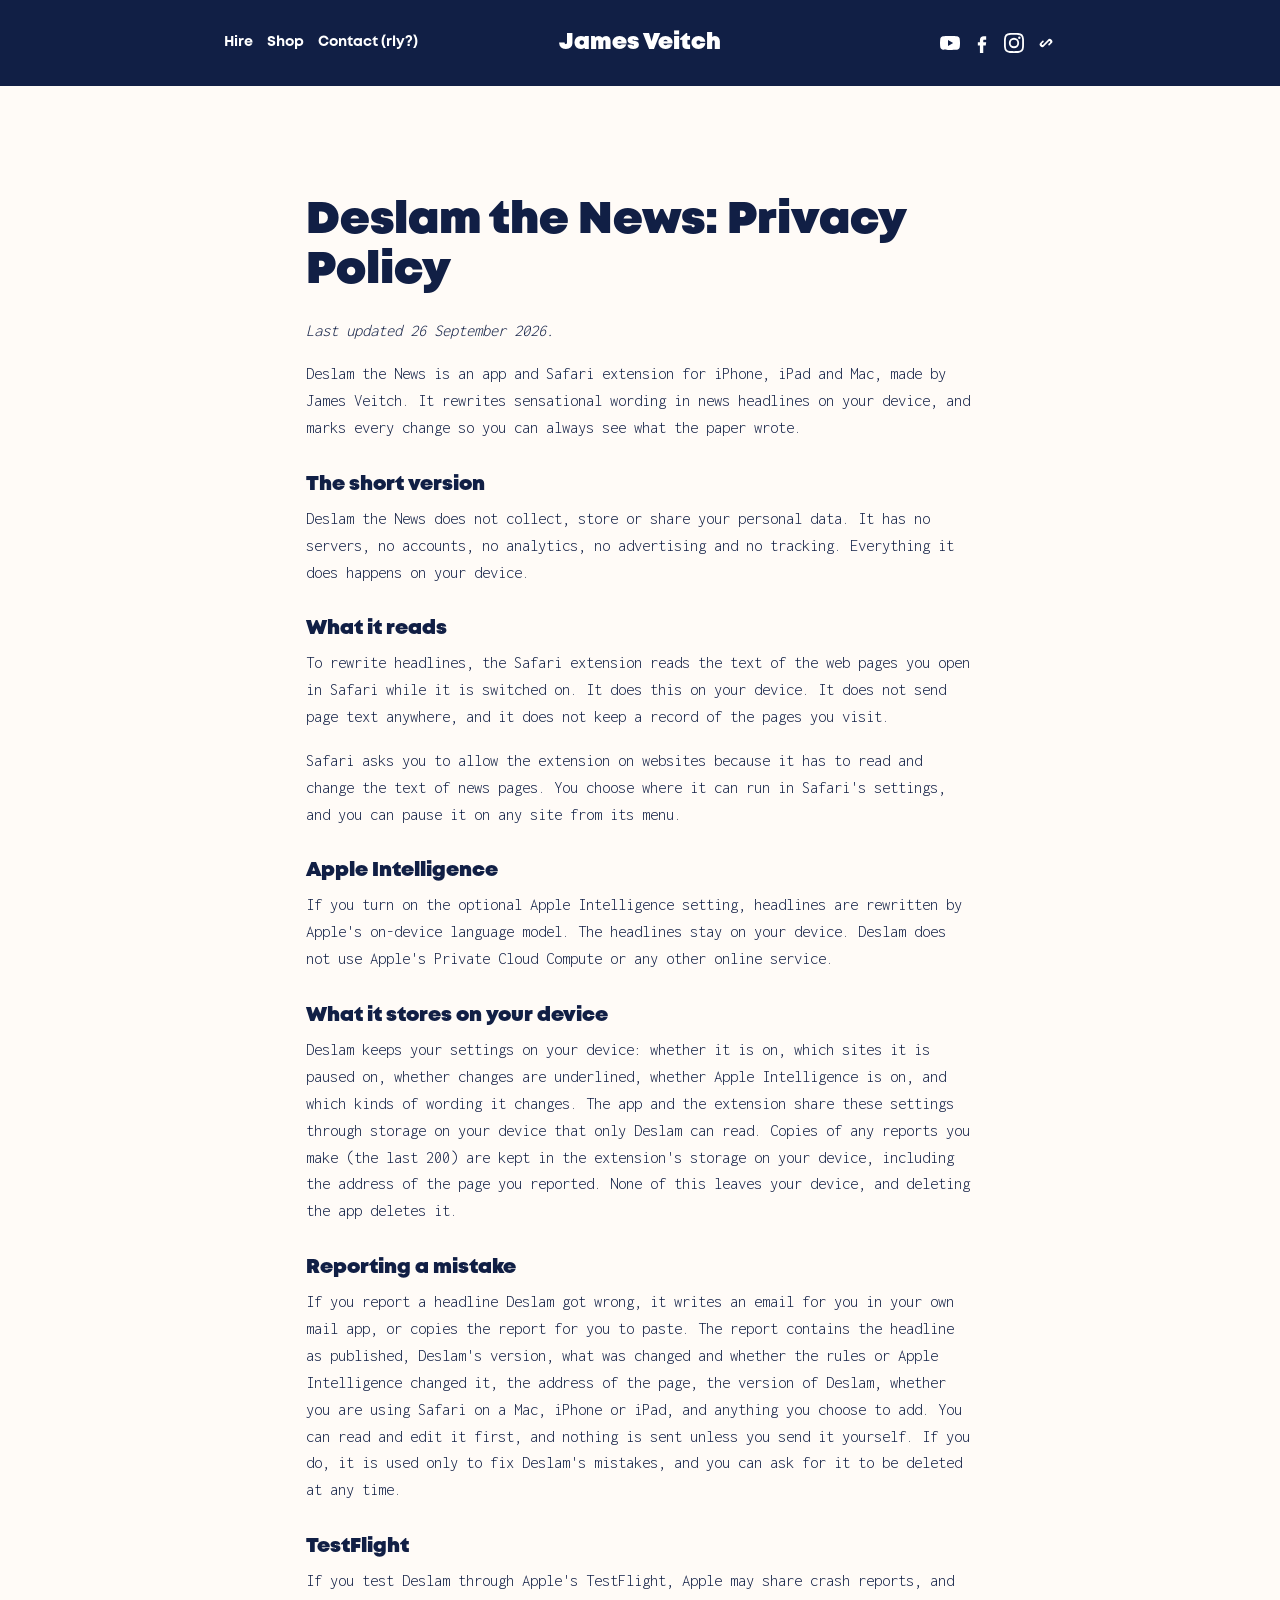
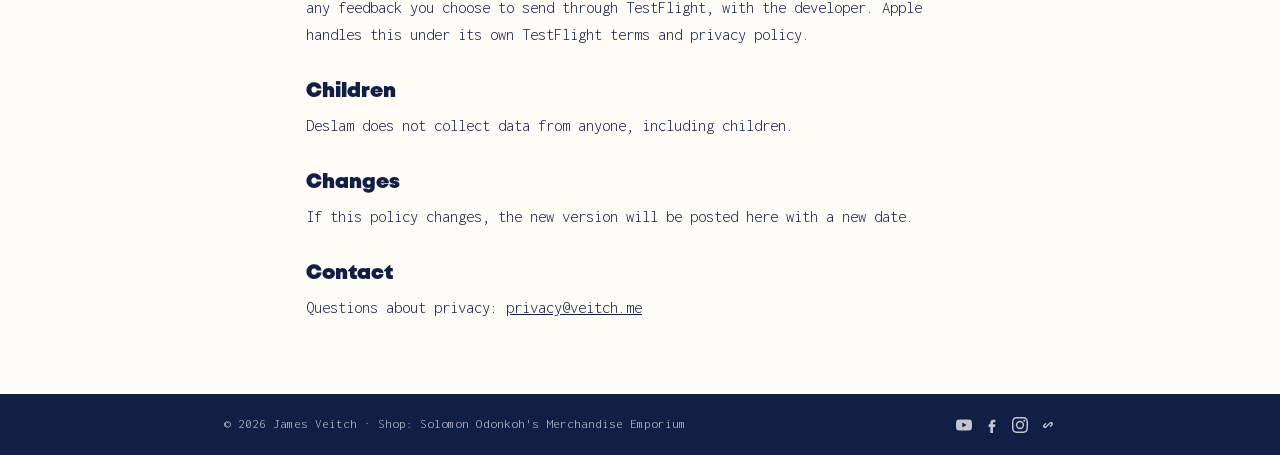
<file: tcs/index.html>
<!doctype html>
<html lang="en-GB">
<head>
  <meta charset="utf-8">
  <meta name="viewport" content="width=device-width, initial-scale=1">
  <title>T&amp;Cs — James Veitch</title>
  <meta name="description" content="Deslam the News: Privacy Policy">
  <meta property="og:title" content="T&amp;Cs — James Veitch">
  <meta property="og:description" content="Deslam the News: Privacy Policy">
  <meta property="og:image" content="https://veitch.me/assets/img/vm-banner.webp">
  <link rel="icon" type="image/png" sizes="32x32" href="../assets/img/favicon-32.png">
  <link rel="icon" type="image/png" sizes="180x180" href="../assets/img/favicon.png">
  <link rel="apple-touch-icon" href="../assets/img/favicon.png">
  <link rel="manifest" href="../site.webmanifest">
  <meta name="theme-color" content="#111F45">
  <link rel="stylesheet" href="../assets/site.css">
</head>
<body>
  <a class="skip-link" href="#main">Skip to content</a>
  <header class="vm-header">
    <div class="vm-header__inner">
      <nav class="vm-header__menu" aria-label="Main">
        <a href="../hire/">Hire</a> <a href="https://weneedtotalkabouttheducks.com">Shop</a> <a href="../contact/">Contact (rly?)</a>
      </nav>
      <a class="vm-header__title" href="../">James Veitch</a>
      <div class="vm-social">
        <a href="https://youtube.com/jamesveitch" target="_blank" rel="noopener" aria-label="YouTube"><svg viewBox="0 0 24 24" aria-hidden="true"><path d="M23.5 6.2a3 3 0 0 0-2.1-2.1C19.5 3.6 12 3.6 12 3.6s-7.5 0-9.4.5A3 3 0 0 0 .5 6.2 31 31 0 0 0 0 12a31 31 0 0 0 .5 5.8 3 3 0 0 0 2.1 2.1c1.9.5 9.4.5 9.4.5s7.5 0 9.4-.5a3 3 0 0 0 2.1-2.1A31 31 0 0 0 24 12a31 31 0 0 0-.5-5.8zM9.6 15.6V8.4l6.2 3.6-6.2 3.6z"/></svg></a>
        <a href="https://www.facebook.com/mrjamesveitch" target="_blank" rel="noopener" aria-label="Facebook"><svg viewBox="0 0 24 24" aria-hidden="true"><path d="M14 8h3V4h-3c-2.8 0-4.5 1.8-4.5 4.6V11H7v4h2.5v9h4v-9h3l.5-4h-3.5V8.8c0-.5.3-.8.5-.8z"/></svg></a>
        <a href="https://www.instagram.com/jamesveitch/" target="_blank" rel="noopener" aria-label="Instagram"><svg viewBox="0 0 24 24" aria-hidden="true"><path d="M12 2.2c3.2 0 3.6 0 4.8.1 3.3.1 4.8 1.7 4.9 4.9.1 1.3.1 1.6.1 4.8s0 3.6-.1 4.8c-.1 3.2-1.7 4.8-4.9 4.9-1.3.1-1.6.1-4.8.1s-3.6 0-4.8-.1c-3.3-.1-4.8-1.7-4.9-4.9C2.2 15.6 2.2 15.2 2.2 12s0-3.6.1-4.8C2.4 3.9 3.9 2.4 7.2 2.3c1.2-.1 1.6-.1 4.8-.1zM12 0C8.7 0 8.3 0 7.1.1 2.7.3.3 2.7.1 7.1 0 8.3 0 8.7 0 12s0 3.7.1 4.9c.2 4.4 2.6 6.8 7 7 1.2.1 1.6.1 4.9.1s3.7 0 4.9-.1c4.4-.2 6.8-2.6 7-7 .1-1.2.1-1.6.1-4.9s0-3.7-.1-4.9c-.2-4.4-2.6-6.8-7-7C15.7 0 15.3 0 12 0zm0 5.8a6.2 6.2 0 1 0 0 12.4 6.2 6.2 0 0 0 0-12.4zM12 16a4 4 0 1 1 0-8 4 4 0 0 1 0 8zm6.4-11.8a1.4 1.4 0 1 0 0 2.9 1.4 1.4 0 0 0 0-2.9z"/></svg></a>
        <a href="https://mastodon.social/@veitch" target="_blank" rel="me noopener" aria-label="Mastodon"><svg viewBox="0 0 24 24" aria-hidden="true"><path d="M10.6 13.4a1 1 0 0 1 0-1.4l3.5-3.5a3 3 0 1 1 4.2 4.2l-2 2a1 1 0 0 1-1.4-1.4l2-2a1 1 0 0 0-1.4-1.4l-3.5 3.5a1 1 0 0 1-1.4 0zm2.8-2.8a1 1 0 0 1 0 1.4l-3.5 3.5a3 3 0 1 1-4.2-4.2l2-2a1 1 0 0 1 1.4 1.4l-2 2a1 1 0 0 0 1.4 1.4l3.5-3.5a1 1 0 0 1 1.4 0z"/></svg></a>
      </div>
    </div>
  </header>

  <main id="main">
    <section class="vm-section vm-bg--cream">
      <div class="vm-wrap vm-page vm-rte">
        <h1>Deslam the News: Privacy Policy</h1>
        <p><em>Last updated 26 September 2026.</em></p>
        <p>Deslam the News is an app and Safari extension for iPhone, iPad and Mac, made by James Veitch. It rewrites sensational wording in news headlines on your device, and marks every change so you can always see what the paper wrote.</p>
        <h3>The short version</h3>
        <p>Deslam the News does not collect, store or share your personal data. It has no servers, no accounts, no analytics, no advertising and no tracking. Everything it does happens on your device.</p>
        <h3>What it reads</h3>
        <p>To rewrite headlines, the Safari extension reads the text of the web pages you open in Safari while it is switched on. It does this on your device. It does not send page text anywhere, and it does not keep a record of the pages you visit.</p>
        <p>Safari asks you to allow the extension on websites because it has to read and change the text of news pages. You choose where it can run in Safari's settings, and you can pause it on any site from its menu.</p>
        <h3>Apple Intelligence</h3>
        <p>If you turn on the optional Apple Intelligence setting, headlines are rewritten by Apple's on-device language model. The headlines stay on your device. Deslam does not use Apple's Private Cloud Compute or any other online service.</p>
        <h3>What it stores on your device</h3>
        <p>Deslam keeps your settings on your device: whether it is on, which sites it is paused on, whether changes are underlined, whether Apple Intelligence is on, and which kinds of wording it changes. The app and the extension share these settings through storage on your device that only Deslam can read. Copies of any reports you make (the last 200) are kept in the extension's storage on your device, including the address of the page you reported. None of this leaves your device, and deleting the app deletes it.</p>
        <h3>Reporting a mistake</h3>
        <p>If you report a headline Deslam got wrong, it writes an email for you in your own mail app, or copies the report for you to paste. The report contains the headline as published, Deslam's version, what was changed and whether the rules or Apple Intelligence changed it, the address of the page, the version of Deslam, whether you are using Safari on a Mac, iPhone or iPad, and anything you choose to add. You can read and edit it first, and nothing is sent unless you send it yourself. If you do, it is used only to fix Deslam's mistakes, and you can ask for it to be deleted at any time.</p>
        <h3>TestFlight</h3>
        <p>If you test Deslam through Apple's TestFlight, Apple may share crash reports, and any feedback you choose to send through TestFlight, with the developer. Apple handles this under its own TestFlight terms and privacy policy.</p>
        <h3>Children</h3>
        <p>Deslam does not collect data from anyone, including children.</p>
        <h3>Changes</h3>
        <p>If this policy changes, the new version will be posted here with a new date.</p>
        <h3>Contact</h3>
        <p>Questions about privacy: <a href="mailto:privacy@veitch.me">privacy@veitch.me</a></p>
      </div>
    </section>
  </main>

  <footer class="vm-footer">
    <div class="vm-wrap vm-footer__inner">
      <div>&copy; 2026 James Veitch · Shop: <a href="https://weneedtotalkabouttheducks.com">Solomon Odonkoh's Merchandise Emporium</a></div>
      <div class="vm-social">
        <a href="https://youtube.com/jamesveitch" target="_blank" rel="noopener" aria-label="YouTube"><svg viewBox="0 0 24 24" aria-hidden="true"><path d="M23.5 6.2a3 3 0 0 0-2.1-2.1C19.5 3.6 12 3.6 12 3.6s-7.5 0-9.4.5A3 3 0 0 0 .5 6.2 31 31 0 0 0 0 12a31 31 0 0 0 .5 5.8 3 3 0 0 0 2.1 2.1c1.9.5 9.4.5 9.4.5s7.5 0 9.4-.5a3 3 0 0 0 2.1-2.1A31 31 0 0 0 24 12a31 31 0 0 0-.5-5.8zM9.6 15.6V8.4l6.2 3.6-6.2 3.6z"/></svg></a>
        <a href="https://www.facebook.com/mrjamesveitch" target="_blank" rel="noopener" aria-label="Facebook"><svg viewBox="0 0 24 24" aria-hidden="true"><path d="M14 8h3V4h-3c-2.8 0-4.5 1.8-4.5 4.6V11H7v4h2.5v9h4v-9h3l.5-4h-3.5V8.8c0-.5.3-.8.5-.8z"/></svg></a>
        <a href="https://www.instagram.com/jamesveitch/" target="_blank" rel="noopener" aria-label="Instagram"><svg viewBox="0 0 24 24" aria-hidden="true"><path d="M12 2.2c3.2 0 3.6 0 4.8.1 3.3.1 4.8 1.7 4.9 4.9.1 1.3.1 1.6.1 4.8s0 3.6-.1 4.8c-.1 3.2-1.7 4.8-4.9 4.9-1.3.1-1.6.1-4.8.1s-3.6 0-4.8-.1c-3.3-.1-4.8-1.7-4.9-4.9C2.2 15.6 2.2 15.2 2.2 12s0-3.6.1-4.8C2.4 3.9 3.9 2.4 7.2 2.3c1.2-.1 1.6-.1 4.8-.1zM12 0C8.7 0 8.3 0 7.1.1 2.7.3.3 2.7.1 7.1 0 8.3 0 8.7 0 12s0 3.7.1 4.9c.2 4.4 2.6 6.8 7 7 1.2.1 1.6.1 4.9.1s3.7 0 4.9-.1c4.4-.2 6.8-2.6 7-7 .1-1.2.1-1.6.1-4.9s0-3.7-.1-4.9c-.2-4.4-2.6-6.8-7-7C15.7 0 15.3 0 12 0zm0 5.8a6.2 6.2 0 1 0 0 12.4 6.2 6.2 0 0 0 0-12.4zM12 16a4 4 0 1 1 0-8 4 4 0 0 1 0 8zm6.4-11.8a1.4 1.4 0 1 0 0 2.9 1.4 1.4 0 0 0 0-2.9z"/></svg></a>
        <a href="https://mastodon.social/@veitch" target="_blank" rel="me noopener" aria-label="Mastodon"><svg viewBox="0 0 24 24" aria-hidden="true"><path d="M10.6 13.4a1 1 0 0 1 0-1.4l3.5-3.5a3 3 0 1 1 4.2 4.2l-2 2a1 1 0 0 1-1.4-1.4l2-2a1 1 0 0 0-1.4-1.4l-3.5 3.5a1 1 0 0 1-1.4 0zm2.8-2.8a1 1 0 0 1 0 1.4l-3.5 3.5a3 3 0 1 1-4.2-4.2l2-2a1 1 0 0 1 1.4 1.4l-2 2a1 1 0 0 0 1.4 1.4l3.5-3.5a1 1 0 0 1 1.4 0z"/></svg></a>
      </div>
    </div>
  </footer>
</body>
</html>
</file>
<file: assets/site.css>
/* veitch.me: styles shared with the Emporium Shopify theme (theme/assets/critical.css). */
@font-face { font-family: 'Mont Black'; src: url('fonts/mont-black.otf') format('opentype'); font-weight: 900; font-display: swap; }
@font-face { font-family: 'Mont Bold'; src: url('fonts/mont-bold.otf') format('opentype'); font-weight: 700; font-display: swap; }
@font-face { font-family: 'Inconsolata'; src: url('fonts/inconsolata.woff2') format('woff2'); font-weight: 200 900; font-display: swap; }

:root {
  color-scheme: light;
  --navy: #111F45;
  --orange: #FD7644;
  --yellow: #FFC505;
  --cream: #FFFBF7;
  --peach: #FFE7D0;
  --grey: #F7F7F7;
  --teal: #09415C;
  --headline-grey: #44434A;
  --content-width: 832px;
  --gutter: 16px;
  --font-display: 'Mont Black', 'Montserrat', 'Arial Black', sans-serif;
  --font-bold: 'Mont Bold', 'Montserrat', Arial, sans-serif;
  --font-body: 'Inconsolata', ui-monospace, Menlo, monospace;
}

* { box-sizing: border-box; margin: 0; }

html { -webkit-text-size-adjust: 100%; }

body {
  display: flex;
  flex-direction: column;
  min-height: 100svh;
  margin: 0;
  background: var(--cream);
  color: var(--navy);
  font-family: var(--font-body);
  font-weight: 300;
  font-size: 16.8px;
  line-height: 1.6;
  -webkit-font-smoothing: antialiased;
}

main { flex: 1 0 auto; }

img, picture, video, canvas, svg { display: block; max-width: 100%; height: auto; }

a { color: inherit; }

p + p { margin-top: 1em; }

strong, b { font-weight: 700; }

h1, h2, h3 {
  font-family: var(--font-display);
  font-weight: 900;
  line-height: 1.1;
  color: var(--navy);
}
h1 { font-size: 45px; }
h2 { font-size: 35px; }
h3 { font-size: 20px; }
h4 { font-family: var(--font-bold); font-weight: 700; font-size: 15px; line-height: 1.4; }

@media (max-width: 749px) {
  h1 { font-size: 32px; }
  h2 { font-size: 26px; }
}

.vm-visually-hidden {
  position: absolute;
  width: 1px;
  height: 1px;
  overflow: hidden;
  clip: rect(0 0 0 0);
}

.skip-link {
  position: absolute;
  left: -9999px;
}
.skip-link:focus {
  left: 16px;
  top: 16px;
  z-index: 100;
  background: var(--cream);
  padding: 8px 12px;
}

/* Layout */
.vm-wrap {
  width: 100%;
  max-width: calc(var(--content-width) + 2 * var(--gutter));
  margin: 0 auto;
  padding: 0 var(--gutter);
}

.vm-section { padding: 56px 0; }
.vm-section--tight { padding: 28px 0; }

.vm-bg--cream { background: var(--cream); }
.vm-bg--peach { background: var(--peach); }
.vm-bg--grey { background: var(--grey); }
.vm-bg--teal { background: var(--teal); color: #fff; }
.vm-bg--teal h1, .vm-bg--teal h2, .vm-bg--teal h3 { color: #fff; }
.vm-bg--navy { background: var(--navy); color: #fff; }

.vm-center { text-align: center; }

.vm-text { font-weight: 700; }
.vm-text p { margin-top: 0; }
.vm-text p + p { margin-top: 1em; }
.vm-text--narrow { max-width: 530px; margin-left: auto; margin-right: auto; }

/* Hand-drawn underline: wrap a word in italics in a heading to mark it. */
.vm-mark em,
.vm-mark i {
  font-style: normal;
  position: relative;
  display: inline-block;
  z-index: 0;
}
.vm-mark em::after,
.vm-mark i::after {
  content: '';
  position: absolute;
  z-index: -1;
  left: -4%;
  right: -6%;
  bottom: -0.12em;
  height: var(--mark-height, 0.32em);
  background: var(--mark-color, var(--orange));
  -webkit-mask: url("data:image/svg+xml,%3Csvg xmlns='http://www.w3.org/2000/svg' viewBox='0 0 300 40' preserveAspectRatio='none'%3E%3Cpath d='M4 26 C 60 22 130 15 210 14 C 250 13 275 14 296 18' stroke='black' stroke-width='12' fill='none' stroke-linecap='round'/%3E%3C/svg%3E") center / 100% 100% no-repeat;
  mask: url("data:image/svg+xml,%3Csvg xmlns='http://www.w3.org/2000/svg' viewBox='0 0 300 40' preserveAspectRatio='none'%3E%3Cpath d='M4 26 C 60 22 130 15 210 14 C 250 13 275 14 296 18' stroke='black' stroke-width='12' fill='none' stroke-linecap='round'/%3E%3C/svg%3E") center / 100% 100% no-repeat;
}
.vm-mark--brush em::after {
  height: 0.55em;
  bottom: -0.3em;
  -webkit-mask-image: url("data:image/svg+xml,%3Csvg xmlns='http://www.w3.org/2000/svg' viewBox='0 0 300 60' preserveAspectRatio='none'%3E%3Cpath d='M6 38 C 70 34 140 24 230 22 C 260 21 280 22 292 26 L 270 44' stroke='black' stroke-width='20' fill='none' stroke-linecap='round' stroke-linejoin='round'/%3E%3C/svg%3E");
  mask-image: url("data:image/svg+xml,%3Csvg xmlns='http://www.w3.org/2000/svg' viewBox='0 0 300 60' preserveAspectRatio='none'%3E%3Cpath d='M6 38 C 70 34 140 24 230 22 C 260 21 280 22 292 26 L 270 44' stroke='black' stroke-width='20' fill='none' stroke-linecap='round' stroke-linejoin='round'/%3E%3C/svg%3E");
}
.vm-mark--scribble em::after {
  height: 0.4em;
  -webkit-mask-image: url("data:image/svg+xml,%3Csvg xmlns='http://www.w3.org/2000/svg' viewBox='0 0 300 40' preserveAspectRatio='none'%3E%3Cpath d='M4 20 C 80 16 180 12 296 14 C 200 18 110 24 30 30 C 120 28 210 26 280 28' stroke='black' stroke-width='6' fill='none' stroke-linecap='round' stroke-linejoin='round'/%3E%3C/svg%3E");
  mask-image: url("data:image/svg+xml,%3Csvg xmlns='http://www.w3.org/2000/svg' viewBox='0 0 300 40' preserveAspectRatio='none'%3E%3Cpath d='M4 20 C 80 16 180 12 296 14 C 200 18 110 24 30 30 C 120 28 210 26 280 28' stroke='black' stroke-width='6' fill='none' stroke-linecap='round' stroke-linejoin='round'/%3E%3C/svg%3E");
}

/* Buttons */
.vm-btn {
  display: inline-flex;
  align-items: center;
  justify-content: center;
  min-height: 46px;
  padding: 0 26px;
  border-radius: 300px;
  border: 1px solid var(--navy);
  background: var(--navy);
  color: var(--grey);
  font-family: var(--font-display);
  font-weight: 900;
  font-size: 15px;
  line-height: 1.1;
  text-transform: uppercase;
  text-decoration: none;
  cursor: pointer;
  transition: opacity 0.15s ease;
}
.vm-btn:hover { opacity: 0.85; }
.vm-btn--outline {
  background: transparent;
  color: var(--navy);
  border-width: 2px;
}
.vm-bg--teal .vm-btn,
.vm-bg--navy .vm-btn { border-color: #fff; }
.vm-btn-row { margin-top: 28px; text-align: center; }

/* Forms */
.vm-input {
  width: 100%;
  min-height: 46px;
  padding: 10px 14px;
  border: 1px solid rgba(17, 31, 69, 0.3);
  border-radius: 0;
  background: #fff;
  color: var(--navy);
  font: inherit;
  font-weight: 400;
}

/* Generic rich text from Shopify pages and products */
.vm-rte { font-weight: 300; }
.vm-rte h1, .vm-rte h2, .vm-rte h3 { margin: 1.2em 0 0.5em; }
.vm-rte p, .vm-rte ul, .vm-rte ol { margin: 0 0 1em; }
.vm-rte img { margin: 1.5em auto; }
.vm-rte blockquote {
  margin: 2em 0;
  padding: 3em 2em;
  background: #e9e8e2;
  text-align: center;
  font-family: var(--font-bold);
  font-size: 22px;
  letter-spacing: 0.12em;
  text-transform: uppercase;
}
.vm-rte table { width: 100%; border-collapse: collapse; }
.vm-rte td, .vm-rte th { border: 1px solid rgba(17, 31, 69, 0.25); padding: 6px 8px; }

/* ---------- Header ---------- */
.vm-header { background: var(--navy); color: #fff; }
.vm-header__inner {
  display: grid;
  grid-template-columns: 1fr auto 1fr;
  align-items: center;
  gap: 16px;
  max-width: calc(var(--content-width) + 2 * var(--gutter));
  min-height: 86px;
  margin: 0 auto;
  padding: 0 var(--gutter);
}
.vm-header a { color: #fff; text-decoration: none; }
.vm-header__menu { display: flex; flex-wrap: wrap; gap: 4px 14px; font-family: var(--font-bold); font-size: 14.4px; }
.vm-header__menu a:hover, .vm-header__menu a[aria-current] { text-decoration: underline; text-underline-offset: 4px; }
.vm-header__title { font-family: var(--font-display); font-size: 22.8px; line-height: 1.2; white-space: nowrap; }
.vm-social { display: flex; justify-content: flex-end; align-items: center; gap: 12px; }
.vm-social svg { width: 20px; height: 20px; fill: currentColor; }
@media (max-width: 749px) {
  .vm-header__inner {
    grid-template-columns: 1fr auto;
    grid-template-areas: "title icons" "menu menu";
    padding-top: 14px; padding-bottom: 12px; min-height: 0; row-gap: 8px;
  }
  .vm-header__title { grid-area: title; font-size: 20px; }
  .vm-header .vm-social { grid-area: icons; }
  .vm-header__menu { grid-area: menu; }
}

/* ---------- Footer ---------- */
.vm-footer { background: var(--navy); color: rgba(255,255,255,0.75); font-size: 13px; padding: 20px 0; }
.vm-footer a { color: inherit; text-decoration: none; }
.vm-footer a:hover { color: #fff; }
.vm-footer__inner { display: flex; flex-wrap: wrap; justify-content: space-between; align-items: center; gap: 12px 24px; }
.vm-footer .vm-social { justify-content: flex-start; }
.vm-footer .vm-social svg { width: 16px; height: 16px; }

/* ---------- Hero ---------- */
.vm-hero__banner img { width: 100%; }
.vm-hero__top { display: grid; grid-template-columns: 40% 1fr; align-items: center; gap: 24px; }
.vm-hero__side img { width: 100%; max-width: 333px; }
.vm-hero__headline { text-align: right; }
.vm-hero__kicker, .vm-hero__big { color: var(--headline-grey); }
.vm-hero__kicker { font-size: 35px; line-height: 1; }
.vm-hero__big { font-size: 74px; line-height: 1; margin-top: 2px; }
.vm-hero__text { margin-top: 48px; }
.vm-hero__bottom { max-width: 400px; margin: 20px auto 0; }
@media (max-width: 749px) {
  .vm-hero__top { grid-template-columns: 1fr; }
  .vm-hero__side { order: 2; }
  .vm-hero__side img { margin: 0 auto; max-width: 240px; }
  .vm-hero__headline { text-align: center; margin-top: 24px; }
  .vm-hero__kicker { font-size: 24px; }
  .vm-hero__big { font-size: 52px; }
  .vm-hero__text { margin-top: 24px; }
}

/* ---------- Three vectors ---------- */
.vm-columns__grid { display: grid; grid-template-columns: repeat(3, minmax(0, 192px)); justify-content: center; gap: 24px; margin-top: 36px; }
.vm-columns__item { text-align: center; }
.vm-columns__item img { height: 130px; width: auto; margin: 0 auto; object-fit: contain; }
.vm-columns__item h2, .vm-columns__item .vm-btn { margin-top: 12px; }
.vm-columns__item .vm-btn { width: 100%; }
.vm-columns__text { margin-top: 48px; }
@media (max-width: 749px) {
  .vm-columns__grid { grid-template-columns: 1fr; max-width: 240px; margin-left: auto; margin-right: auto; }
}

/* ---------- Products from the Emporium ---------- */
.vm-products__intro { margin-top: 12px; }
.vm-products__grid { display: grid; grid-template-columns: repeat(2, minmax(0, 300px)); justify-content: center; gap: 32px; margin-top: 32px; }
.vm-card { display: block; text-decoration: none; color: var(--navy); text-align: center; }
.vm-card__img { aspect-ratio: 1; background: var(--grey); overflow: hidden; }
.vm-card__img img { width: 100%; height: 100%; object-fit: cover; transition: transform 0.3s ease; }
.vm-card:hover .vm-card__img img { transform: scale(1.03); }
.vm-card__title { margin-top: 12px; font-size: 20px; }
.vm-card__price { font-family: var(--font-bold); font-size: 14px; margin-top: 4px; }
.vm-card__price s { opacity: 0.6; margin-left: 4px; }
.vm-card .vm-btn { margin-top: 12px; }
@media (max-width: 749px) {
  .vm-products__grid { grid-template-columns: repeat(2, minmax(0, 1fr)); gap: 16px; }
  .vm-card__title { font-size: 16px; }
  .vm-card .vm-btn { padding: 0 14px; font-size: 13px; }
}

/* ---------- Mailing list ---------- */
.vm-newsletter__box { max-width: 600px; margin: 0 auto; text-align: center; }
.vm-newsletter__text { margin-top: 16px; font-weight: 400; text-align: left; }
.vm-newsletter__form { display: flex; gap: 10px; margin-top: 24px; }
.vm-newsletter__form .vm-input { flex: 1; }
.vm-newsletter__note { margin-top: 14px; font-size: 14px; font-style: italic; opacity: 0.85; }
@media (max-width: 749px) { .vm-newsletter__form { flex-direction: column; } }

/* ---------- Hire ---------- */
.vm-hire__lead { font-size: 35px; }
.vm-hire__sub { margin-top: 24px; color: var(--headline-grey); }
.vm-hire__body { margin-top: 24px; }
.vm-logos { display: grid; grid-template-columns: repeat(6, minmax(0, 1fr)); gap: 12px; margin-top: 28px; }
.vm-logos img { width: 100%; aspect-ratio: 1; object-fit: cover; }
@media (max-width: 749px) {
  .vm-hire__lead { font-size: 26px; }
  .vm-logos { grid-template-columns: repeat(3, minmax(0, 1fr)); }
}

/* ---------- Plain pages ---------- */
.vm-page { max-width: 700px; }
.vm-page h2 { margin-bottom: 8px; }
.vm-page h3 { margin-top: 1.6em; }
</file>
